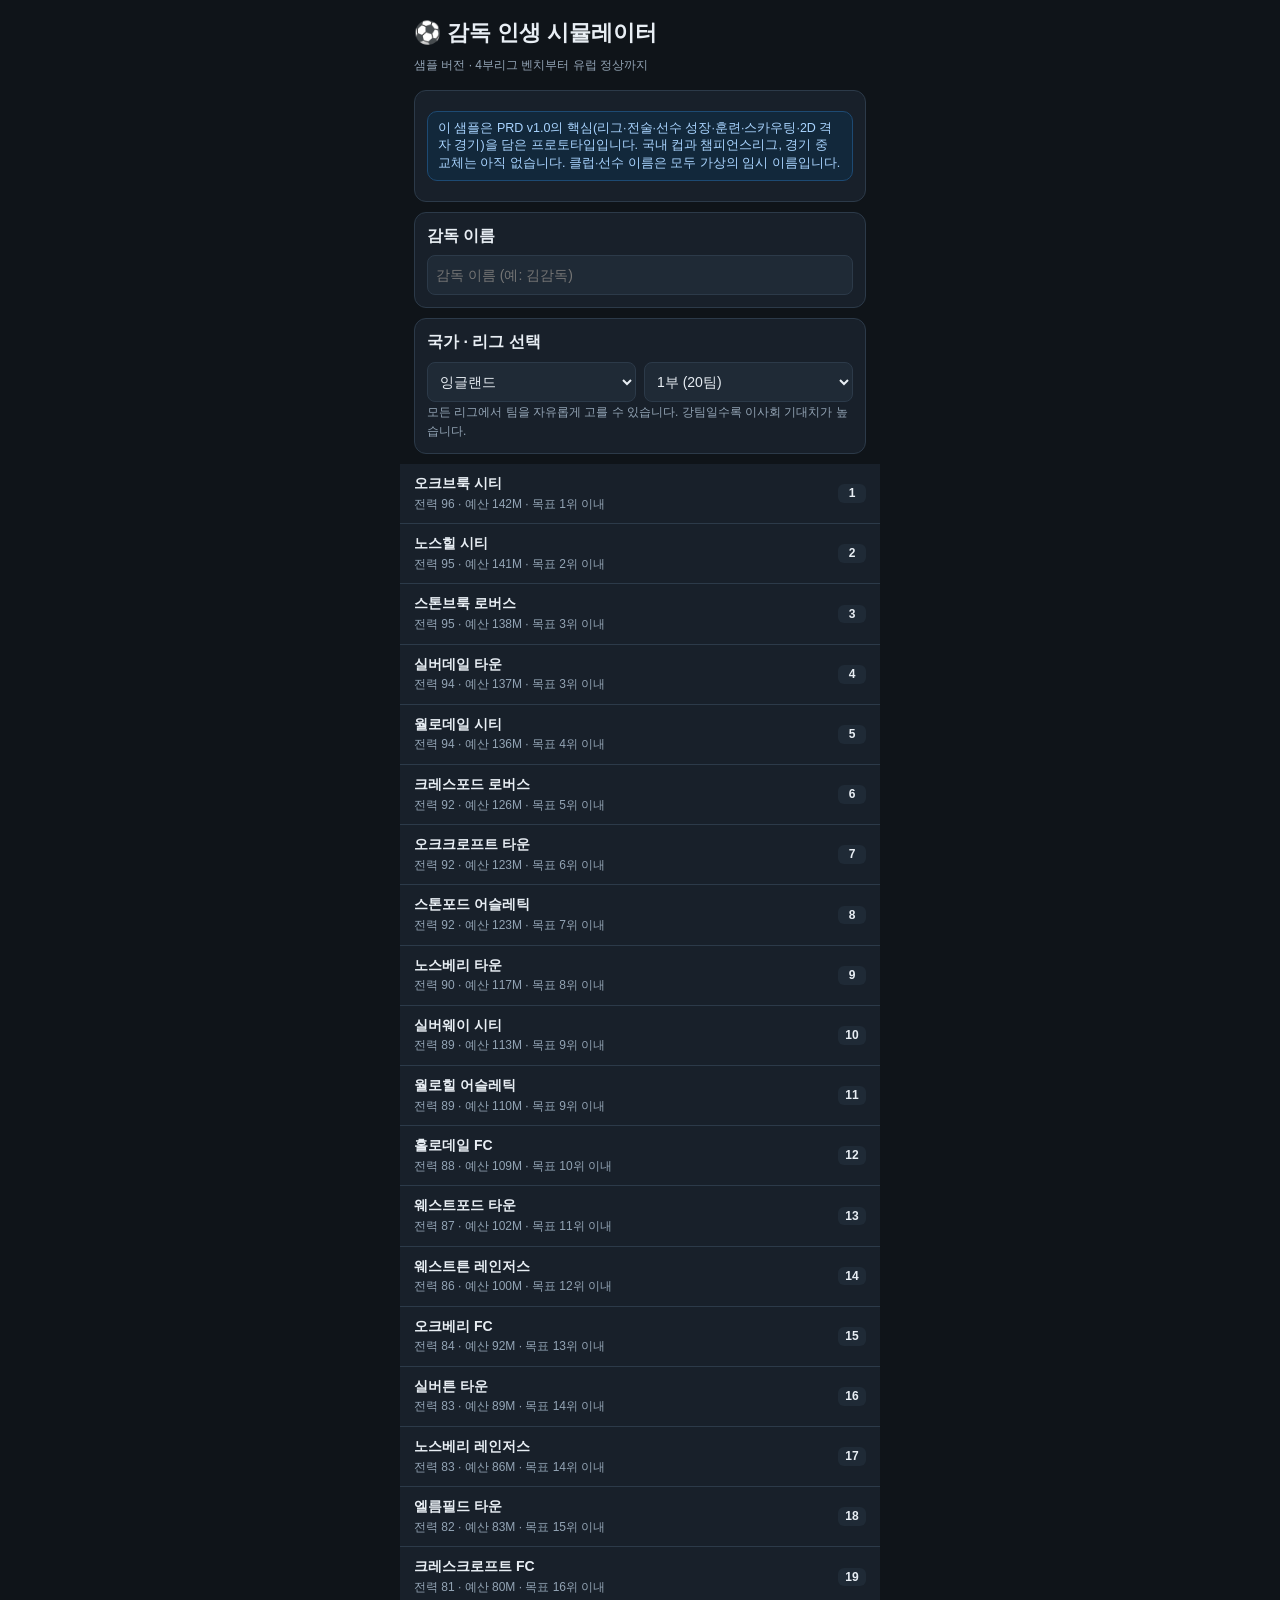
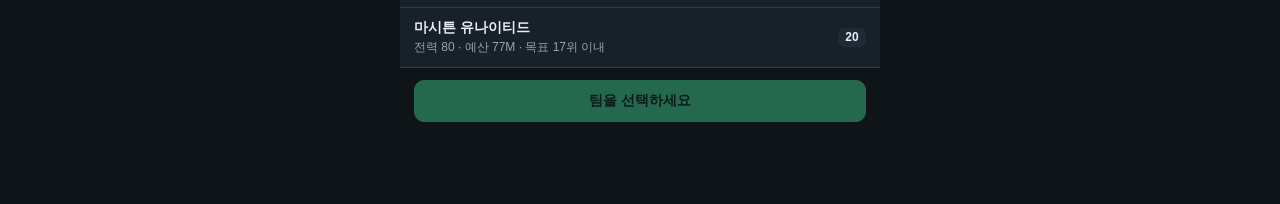
<file: index.html>
<!doctype html>
<html lang="ko">
<head>
<meta charset="utf-8">
<meta name="viewport" content="width=device-width, initial-scale=1, viewport-fit=cover">
<title>감독 인생 시뮬레이터 (샘플)</title>
<link rel="stylesheet" href="style.css">
</head>
<body>
<div id="app"></div>
<div id="toast"></div>
<script src="engine.js"></script>
<script src="ui.js"></script>
</body>
</html>
</file>
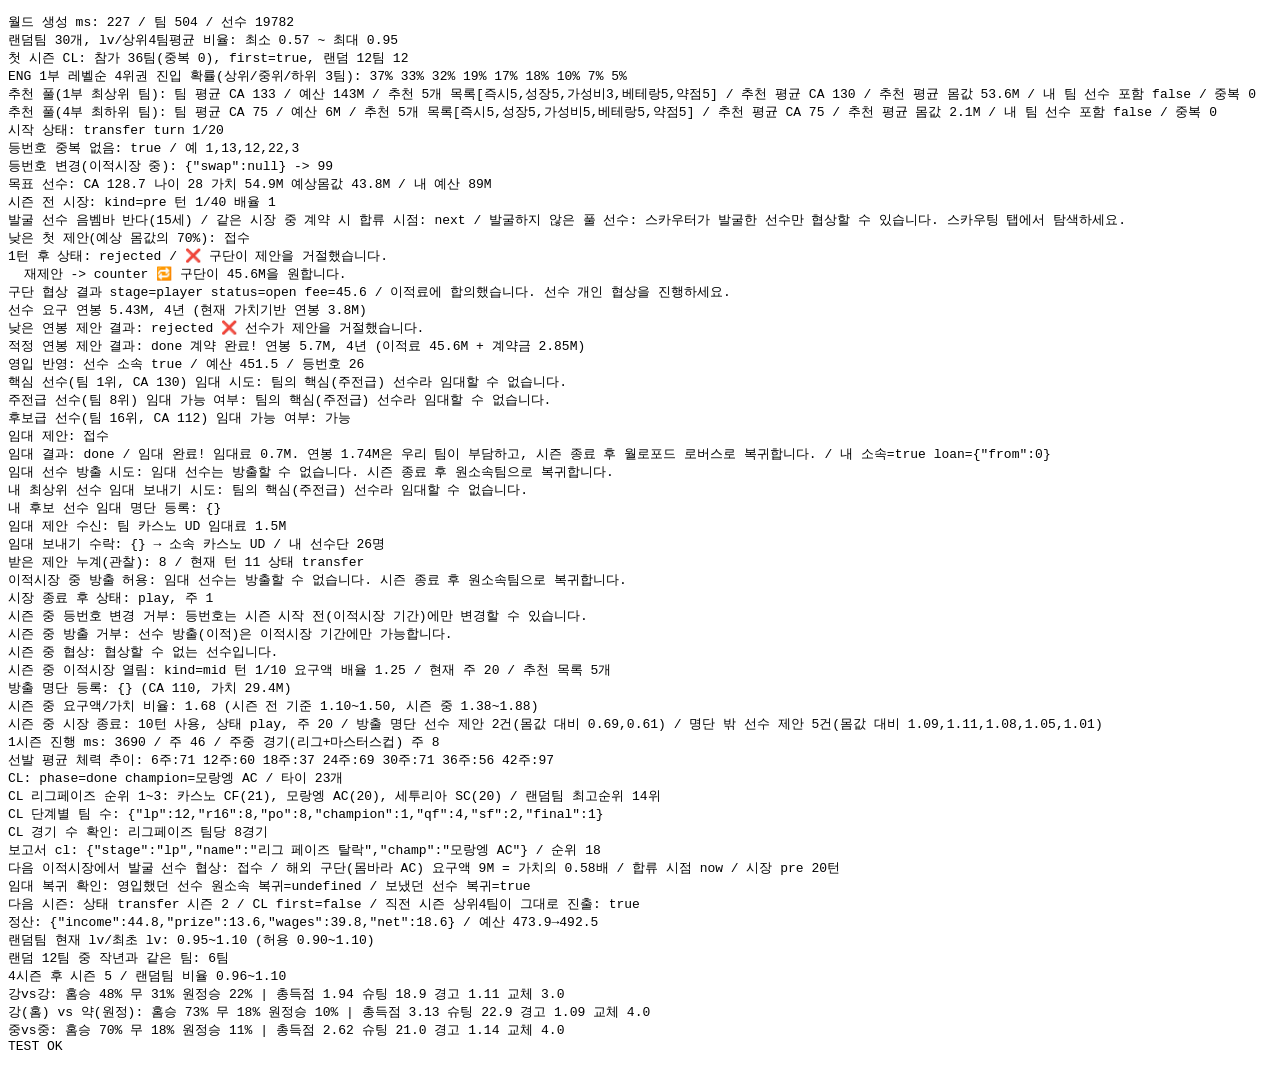
<file: test.html>
<!doctype html>
<html><head><meta charset="utf-8"><title>engine test</title></head>
<body><pre id="out">running...</pre>
<script>window.addEventListener('error',e=>{document.getElementById('out').textContent='JSERR '+e.message+' @line '+e.lineno;});</script>
<script src="engine.js"></script>
<script>
(function(){
  const out=[]; const P=s=>out.push(s);
  try{
    let t0=performance.now();
    G.newWorld(12345);
    const W=G.world();
    P('월드 생성 ms: '+Math.round(performance.now()-t0)+' / 팀 '+W.teams.length+' / 선수 '+Object.keys(W.P).length);
    const rnd30=W.teams.filter(t=>t.cid==='RND');
    const top4=[]; G.COUNTRIES.forEach(c=>W.lg[c.id][0].teams.slice().sort((a,b)=>W.teams[b].lv-W.teams[a].lv).slice(0,4).forEach(i=>top4.push(W.teams[i].lv)));
    const avg4=top4.reduce((a,b)=>a+b,0)/top4.length;
    P('랜덤팀 '+rnd30.length+'개, lv/상위4팀평균 비율: 최소 '+(Math.min(...rnd30.map(t=>t.lv))/avg4).toFixed(2)+' ~ 최대 '+(Math.max(...rnd30.map(t=>t.lv))/avg4).toFixed(2));
    P('첫 시즌 CL: 참가 '+W.cl.teams.length+'팀(중복 '+(W.cl.teams.length-new Set(W.cl.teams).size)+'), first='+W.cl.first+', 랜덤 12팀 '+W.cl.rnds.length);
    // 첫 시즌 추첨이 팀 수준에 비례하는지: 1부 팀 레벨 순위별 선택 빈도
    const cnt={}; for(let i=0;i<4000;i++){ const ids=W.lg.ENG[0].teams; G.newWorld; }
    const ids=W.lg.ENG[0].teams.slice().sort((a,b)=>W.teams[b].lv-W.teams[a].lv);
    const pick4=()=>{ const pool=ids.slice(), o=[]; while(o.length<4){ const w=pool.map(id=>Math.pow(W.teams[id].lv,6)+0.0005); let x=Math.random()*w.reduce((a,b)=>a+b,0),k=0; for(;k<pool.length-1;k++){x-=w[k]; if(x<=0)break;} o.push(pool[k]); pool.splice(k,1);} return o; };
    const freq={}; for(let i=0;i<3000;i++) pick4().forEach(id=>freq[id]=(freq[id]||0)+1);
    P('ENG 1부 레벨순 4위권 진입 확률(상위/중위/하위 3팀): '+[0,1,2,9,10,11,17,18,19].map(i=>((freq[ids[i]]||0)/30).toFixed(0)+'%').join(' '));
    // 시작
    const recStat=(teamId,label)=>{ G.startGame('추천테스트', teamId); const tm=G.userTeam(); const avg=tm.pl.map(i=>W.P[i].ca).sort((a,b)=>b-a).slice(0,14).reduce((a,b)=>a+b,0)/14; const recs=W.tw.recs; const all=recs.flatMap(r=>r.items); const n=Math.max(1,all.length);
      P(label+': 팀 평균 CA '+avg.toFixed(0)+' / 예산 '+tm.bud+'M / 추천 '+recs.length+'개 목록['+recs.map(r=>r.name.split(' ')[0]+r.items.length).join(',')+'] / 추천 평균 CA '+(all.reduce((a,x)=>a+W.P[x.id].ca,0)/n).toFixed(0)+' / 추천 평균 몸값 '+(all.reduce((a,x)=>a+G.valueOf(W.P[x.id]),0)/n).toFixed(1)+'M / 내 팀 선수 포함 '+all.some(x=>W.P[x.id].t===tm.id)+' / 중복 '+(all.length-new Set(all.map(x=>x.id)).size)); };
    const strongId=W.lg.ENG[0].teams.slice().sort((a,b)=>W.teams[b].lv-W.teams[a].lv)[0]; const weakId=W.lg.ENG[3].teams.slice().sort((a,b)=>W.teams[a].lv-W.teams[b].lv)[0];
    recStat(strongId,'추천 풀(1부 최상위 팀)'); recStat(weakId,'추천 풀(4부 최하위 팀)');
    const myId=W.cl.byC.ENG[0];   // 마스터스컵 진출 팀으로 시작
    G.startGame('테스트', myId);
    P('시작 상태: '+W.state+' turn '+W.tw.turn+'/'+W.tw.max); W.tw.max=40; /* 테스트에서는 협상 반복을 위해 시장을 길게 둠 */
    const ut=G.userTeam();
    P('등번호 중복 없음: '+(new Set(ut.pl.map(i=>W.P[i].sn)).size===ut.pl.length)+' / 예 '+ut.pl.slice(0,5).map(i=>W.P[i].sn).join(','));
    let r=G.setNumber(ut.pl[0], 99); P('등번호 변경(이적시장 중): '+JSON.stringify(r)+' -> '+W.P[ut.pl[0]].sn);
    // 이적 협상
    const sellerId=W.lg.ENG[0].teams.find(i=>i!==myId&&!W.cl.teams.includes(i)); const seller=W.teams[sellerId];
    const tgt=seller.pl.map(i=>W.P[i]).sort((a,b)=>b.ca-a.ca)[4];
    P('목표 선수: CA '+tgt.ca+' 나이 '+tgt.a+' 가치 '+G.valueOf(tgt)+'M 예상몸값 '+G.twEst(tgt.id).toFixed(1)+'M / 내 예산 '+ut.bud+'M');
    ut.bud=500;
    P('시즌 전 시장: kind='+W.tw.kind+' 턴 '+W.tw.turn+'/'+W.tw.max+' 배율 '+W.tw.mult);
    let fnd=null; for(let k=0;k<6 && !fnd;k++){ const r=G.doSearch('AF'); if(r.ids) fnd=r.ids.map(i=>W.P[i]).find(p=>p.a<=19); if(!fnd) G.twNext(); }
    P('발굴 선수 '+(fnd?fnd.n+'('+fnd.a+'세)':'없음')+' / 같은 시장 중 계약 시 합류 시점: '+(fnd?G.joinTiming(fnd):'-')+' / 발굴하지 않은 풀 선수: '+(G.twStart(W.pool.EU[0],0).err||'허용(오류!)'));
    let s1=G.twStart(tgt.id, G.twEst(tgt.id)*0.7); P('낮은 첫 제안(예상 몸값의 70%): '+(s1.err||'접수'));
    G.twNext(); const n=W.tw.neg[0]; P('1턴 후 상태: '+n.status+' / '+n.msg);
    let guard=0; while(n.stage==='club' && guard++<6){
      if(n.status==='counter'){ G.twAcceptCounter(n.id); break; }
      if(n.status==='rejected'){ G.twOfferClub(n.id, n.offer*1.18); G.twNext(); P('  재제안 -> '+n.status+' '+n.msg); }
      else break; }
    P('구단 협상 결과 stage='+n.stage+' status='+n.status+' fee='+n.fee+' / '+n.msg);
    if(n.stage==='player'){ P('선수 요구 연봉 '+n.dem.ask+'M, '+n.dem.y+'년 (현재 가치기반 연봉 '+G.wageOf(tgt)+'M)');
      G.twOfferPlayer(n.id, n.dem.ask*0.5, 3); G.twNext(); P('낮은 연봉 제안 결과: '+n.status+' '+n.msg);
      G.twOfferPlayer(n.id, n.dem.ask*1.05, n.dem.y); G.twNext(); P('적정 연봉 제안 결과: '+n.status+' '+n.msg);
      P('영입 반영: 선수 소속 '+(W.P[tgt.id]?.t===ut.id)+' / 예산 '+ut.bud+' / 등번호 '+W.P[tgt.id].sn); }
    // ---- 임대 ----
    const rkS=seller.pl.map(i=>W.P[i]).sort((a,b)=>b.ca-a.ca);
    P('핵심 선수(팀 1위, CA '+Math.round(rkS[0].ca)+') 임대 시도: '+(G.twStart(rkS[0].id,5,'loan').err||'허용(오류!)'));
    P('주전급 선수(팀 8위) 임대 가능 여부: '+(G.loanBlock(rkS[7].id)||'가능(오류!)'));
    const lowP=rkS[15]; P('후보급 선수(팀 16위, CA '+Math.round(lowP.ca)+') 임대 가능 여부: '+(G.loanBlock(lowP.id)||'가능'));
    const lr=G.twStart(lowP.id, G.twEst(lowP.id)*0.1, 'loan'); P('임대 제안: '+(lr.err||'접수'));
    const ln=W.tw.neg.find(x=>x.pid===lowP.id);
    for(let k=0;k<7 && ln && ln.status!=='done' && ln.status!=='failed' && ln.status!=='lost';k++){ G.twNext(); if(ln.status==='counter') G.twAcceptCounter(ln.id); else if(ln.status==='rejected') G.twOfferClub(ln.id, ln.offer*1.3); }
    P('임대 결과: '+ln.status+' / '+ln.msg+' / 내 소속='+(W.P[lowP.id].t===ut.id)+' loan='+JSON.stringify(W.P[lowP.id].loan));
    P('임대 선수 방출 시도: '+G.release(lowP.id).err);
    const loanedId=lowP.id;
    const mineLow=ut.pl.map(i=>W.P[i]).filter(p=>!p.loan&&p.a<=28).sort((a,b)=>a.ca-b.ca)[0];
    P('내 최상위 선수 임대 보내기 시도: '+(G.twLoanOut(ut.pl.map(i=>W.P[i]).sort((a,b)=>b.ca-a.ca)[0].id).err||'허용(오류!)'));
    P('내 후보 선수 임대 명단 등록: '+JSON.stringify(G.twLoanOut(mineLow.id)));
    let gotLoan=null; for(let k=0;k<5 && W.state==='transfer';k++){ G.twNext(); gotLoan=W.tw.inbox.find(o=>o.kind==='loan'); if(gotLoan) break; }
    P('임대 제안 수신: '+(gotLoan?('팀 '+W.teams[gotLoan.from].name+' 임대료 '+gotLoan.fee+'M'):'없음'));
    let outId=null; if(gotLoan){ const rr=G.twInboxAccept(gotLoan.id); outId=mineLow.id; P('임대 보내기 수락: '+JSON.stringify(rr)+' → 소속 '+W.teams[W.P[outId].t].name+' / 내 선수단 '+ut.pl.length+'명'); }
    // 매각 제안
    let inboxSeen=0; for(let i=0;i<4 && W.state==='transfer';i++){ inboxSeen+=W.tw.inbox.length; G.twNext(); }
    P('받은 제안 누계(관찰): '+inboxSeen+' / 현재 턴 '+W.tw.turn+' 상태 '+W.state);
    // 방출/등번호 제한 확인
    P('이적시장 중 방출 허용: '+(G.release(ut.pl[ut.pl.length-1]).err||'허용'));
    while(W.state==='transfer') G.twNext();
    P('시장 종료 후 상태: '+W.state+', 주 '+W.week);
    P('시즌 중 등번호 변경 거부: '+G.setNumber(ut.pl[0],5).err);
    P('시즌 중 방출 거부: '+G.release(ut.pl[0]).err);
    { const sr=G.twStart(tgt.id,10); P('시즌 중 협상: '+(sr.err||('접수(합류 시점 '+sr.neg.join+')'))); if(sr.neg) G.twCancel(sr.neg.id); }

    function playWeek(){
      const fxs=G.userFixtures();
      const res=fxs.map(f=>{ const r=G.simulateMatch(W.teams[f.h],W.teams[f.a],{kind:f.kind}); return r; });
      G.advanceWeek(res); return fxs.length;
    }
    let midDone=false;
    function midTest(){
      if(!midDone){
        midDone=true; const tw=W.tw;
        P('시즌 중 이적시장 열림: kind='+tw.kind+' 턴 '+tw.turn+'/'+tw.max+' 요구액 배율 '+tw.mult+' / 현재 주 '+W.week+' / 추천 목록 '+tw.recs.length+'개');
        const sale=ut.pl.map(i=>W.P[i]).filter(p=>!p.loan).sort((a,b)=>b.ca-a.ca)[12]; P('방출 명단 등록: '+JSON.stringify(G.twSaleList(sale.id))+' (CA '+Math.round(sale.ca)+', 가치 '+G.valueOf(sale).toFixed(1)+'M)');
        const rkM=W.teams[W.lg.ENG[0].teams.find(i=>i!==ut.id)].pl.map(i=>W.P[i]).sort((a,b)=>b.ca-a.ca)[6]; const sm=G.twStart(rkM.id,1); const nm=W.tw.neg.find(n=>n.pid===rkM.id);
        P('시즌 중 요구액/가치 비율: '+(sm.err||(nm.ask/G.valueOf(rkM)).toFixed(2))+' (시즌 전 기준 1.10~1.50, 시즌 중 1.38~1.88)');
        const seenO={}; let turns=0;
        while(W.state==='transfer'){ W.tw.inbox.forEach(o=>{ seenO[o.id]=o; }); G.twNext(); turns++; }
        const arr=Object.values(seenO), ls=arr.filter(o=>o.listed&&o.pid===sale.id), un=arr.filter(o=>!o.listed&&!o.kind);
        P('시즌 중 시장 종료: '+turns+'턴 사용, 상태 '+W.state+', 주 '+W.week+' / 방출 명단 선수 제안 '+ls.length+'건(몸값 대비 '+(ls.length?ls.map(o=>(o.fee/G.valueOf(W.P[o.pid])).toFixed(2)).join(','):'-')+') / 명단 밖 선수 제안 '+un.length+'건(몸값 대비 '+(un.length?un.map(o=>(o.fee/G.valueOf(W.P[o.pid])).toFixed(2)).join(','):'-')+')');
      } else { while(W.state==='transfer') G.twNext(); }
    }
    // 시즌 진행 + 체력 관찰
    t0=performance.now(); let weeks=0, two=0, minCd=100; const cdLog=[];
    while(W.state==='play'||W.state==='transfer'){ if(W.state==='transfer'){ midTest(); continue; } const k=playWeek(); if(k>=2) two++; weeks++;
      const lu=G.currentLineup(ut,true); const avg=lu.reduce((a,i)=>a+W.P[i].cd,0)/11; if(weeks%6===0) cdLog.push(weeks+'주:'+Math.round(avg)); if(weeks>60) throw new Error('inf'); }
    P('1시즌 진행 ms: '+Math.round(performance.now()-t0)+' / 주 '+weeks+' / 주중 경기(리그+마스터스컵) 주 '+two);
    P('선발 평균 체력 추이: '+cdLog.join(' '));
    const cl=W.cl; P('CL: phase='+cl.phase+' champion='+(cl.champion!=null?W.teams[cl.champion].name:'없음')+' / 타이 '+cl.ties.length+'개');
    const rk=cl.rank; P('CL 리그페이즈 순위 1~3: '+rk.slice(0,3).map(i=>W.teams[i].name+'('+cl.table[i].pts+')').join(', ')+' / 랜덤팀 최고순위 '+(Math.min(...cl.rnds.map(i=>rk.indexOf(i)))+1)+'위');
    const stages={}; cl.teams.forEach(i=>stages[cl.stage[i]]=(stages[cl.stage[i]]||0)+1); P('CL 단계별 팀 수: '+JSON.stringify(stages));
    P('CL 경기 수 확인: 리그페이즈 팀당 '+cl.table[cl.teams[0]].p+'경기');
    P('보고서 cl: '+JSON.stringify(W.report.cl)+' / 순위 '+W.report.rank);
    const prevTop=JSON.stringify(G.COUNTRIES.map(c=>G.sortedTable?0:0));
    const before=G.COUNTRIES.map(c=>G.sortedTableByLeague(c.id,0).slice(0,4));
    // 다음 시즌
    const wBudget=ut.bud;
    G.nextSeason();
    if(fnd && W.P[fnd.id]){ const fr=G.twStart(fnd.id,G.valueOf(W.P[fnd.id])*0.5); const nn=fr.neg; P('다음 이적시장에서 발굴 선수 협상: '+(fr.err||'접수')+(nn?(' / 해외 구단('+G.ocName(W.P[fnd.id])+') 요구액 '+nn.ask+'M = 가치의 '+(nn.ask/G.valueOf(W.P[fnd.id])).toFixed(2)+'배 / 합류 시점 '+nn.join):'')+' / 시장 '+W.tw.kind+' '+W.tw.max+'턴'); }
    P('임대 복귀 확인: 영입했던 선수 원소속 복귀='+(W.P[loanedId]&&W.P[loanedId].t===sellerId&&!W.P[loanedId].loan)+(outId?(' / 보냈던 선수 복귀='+(W.P[outId]&&W.P[outId].t===ut.id&&!W.P[outId].loan)):''));
    P('다음 시즌: 상태 '+W.state+' 시즌 '+W.season+' / CL first='+W.cl.first+' / 직전 시즌 상위4팀이 그대로 진출: '+G.COUNTRIES.every((c,i)=>JSON.stringify(W.cl.byC[c.id])===JSON.stringify(before[i])));
    P('정산: '+JSON.stringify(W.u.fin)+' / 예산 '+wBudget+'→'+ut.bud);
    const rndRatio=W.teams.filter(t=>t.cid==='RND').map(t=>t.lv/t.base); P('랜덤팀 현재 lv/최초 lv: '+Math.min(...rndRatio).toFixed(2)+'~'+Math.max(...rndRatio).toFixed(2)+' (허용 0.90~1.10)');
    const repeat=W.cl.rnds.filter(i=>cl.rnds.includes(i)).length; P('랜덤 12팀 중 작년과 같은 팀: '+repeat+'팀');
    while(W.state==='transfer') G.twNext();
    for(let s=0;s<3;s++){ while(W.state==='play'||W.state==='transfer'){ if(W.state==='transfer') G.twNext(); else playWeek(); } G.nextSeason(); while(W.state==='transfer') G.twNext(); }
    P('4시즌 후 시즌 '+W.season+' / 랜덤팀 비율 '+Math.min(...W.teams.filter(t=>t.cid==='RND').map(t=>t.lv/t.base)).toFixed(2)+'~'+Math.max(...W.teams.filter(t=>t.cid==='RND').map(t=>t.lv/t.base)).toFixed(2));
    // 경기 통계
    function batch(hid,aid,n){ let hw=0,d=0,aw=0,goals=0,shots=0,y=0,sub=0; for(let i=0;i<n;i++){ const r=G.simulateMatch(W.teams[hid],W.teams[aid],{}); const [a,b]=r.score; goals+=a+b; if(a>b)hw++; else if(a<b)aw++; else d++; shots+=r.st.shots[0]+r.st.shots[1]; y+=r.st.yc[0]+r.st.yc[1]; sub+=r.subs.length; } return `홈승 ${(hw/n*100).toFixed(0)}% 무 ${(d/n*100).toFixed(0)}% 원정승 ${(aw/n*100).toFixed(0)}% | 총득점 ${(goals/n).toFixed(2)} 슈팅 ${(shots/n).toFixed(1)} 경고 ${(y/n).toFixed(2)} 교체 ${(sub/n).toFixed(1)}`; }
    const t1=W.lg.ENG[0].teams.slice().sort((a,b)=>W.teams[b].lv-W.teams[a].lv);
    P('강vs강: '+batch(t1[0],t1[1],1000)); P('강(홈) vs 약(원정): '+batch(t1[0],t1[19],1000)); P('중vs중: '+batch(t1[9],t1[10],1000));
    P('TEST OK');
  }catch(e){ P('ERROR: '+e.message+'\n'+e.stack); }
  document.getElementById('out').textContent=out.join('\n');
})();
</script></body></html>
</file>
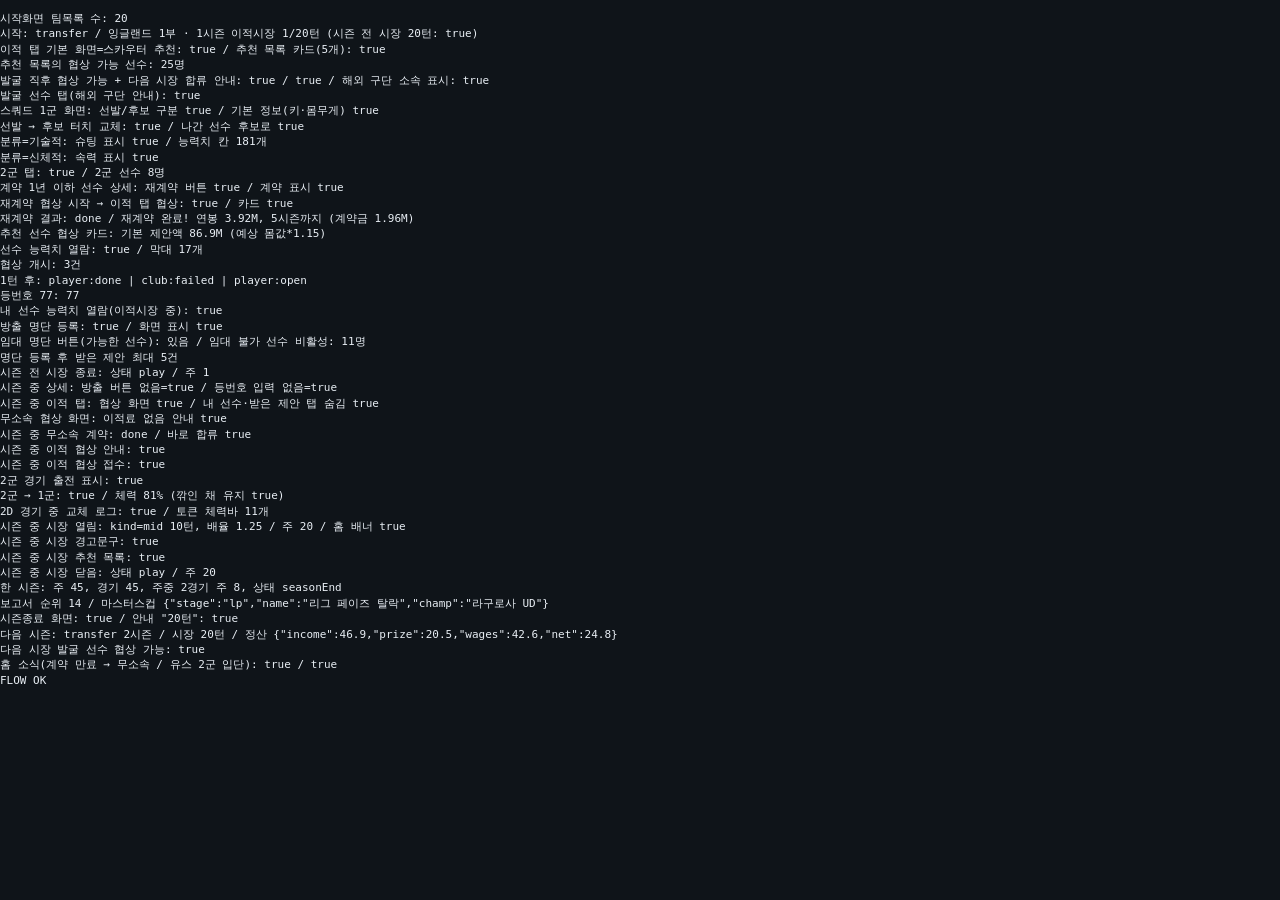
<file: test_flow.html>
<!doctype html>
<html lang="ko"><head><meta charset="utf-8"><title>flow test</title><link rel="stylesheet" href="style.css"></head>
<body>
<div id="app"></div><div id="toast"></div><pre id="out" style="white-space:pre-wrap;font-size:11px">running...</pre>
<script>window.addEventListener('error',e=>{document.getElementById('out').textContent='JSERR '+e.message+' @'+e.filename.split('/').pop()+':'+e.lineno;});</script>
<script src="engine.js"></script>
<script src="ui.js"></script>
<script>
window.addEventListener('load', async () => {
  const out = []; const P = s => out.push(s);
  const click = sel => { const el = document.querySelector(sel); if (!el) throw new Error('없음: ' + sel); el.click(); };
  const has = sel => !!document.querySelector(sel);
  window.confirm = () => true;
  const fire = (el, v) => { el.value = v; el.dispatchEvent(new Event('change', { bubbles: true })); };
  const sleep = ms => new Promise(r => setTimeout(r, ms));
  const S_open = id => { const b = document.querySelector(`[data-act="player"][data-id="${id}"]`); if (!b) throw new Error('선수 버튼 없음 ' + id); b.click(); };
  const W = () => G.world();
  const txt = () => document.body.innerText;
  try {
    await sleep(50);
    P('시작화면 팀목록 수: ' + document.querySelectorAll('[data-act="pickteam"]').length);
    fire(document.querySelector('[data-chg="startC"]'), 'ENG');
    const clTeam = W().cl.byC.ENG[0];
    document.querySelector('[data-act="pickteam"][data-id="' + clTeam + '"]').click();
    document.getElementById('nm').value = '테스트감독';
    click('[data-act="startgame"]');
    P('시작: ' + W().state + ' / ' + document.querySelector('.topbar small').textContent + ' (시즌 전 시장 20턴: ' + (W().tw.max === 20) + ')');
    const team = G.userTeam();
    // ---- 시즌 전 이적시장 ----
    click('[data-act="tab"][data-k="transfer"]');
    P('이적 탭 기본 화면=스카우터 추천: ' + txt().includes('추천 5개 목록') + ' / 추천 목록 카드(5개): ' + ['즉시 전력감', '성장 유망주', '가성비 영입', '베테랑 보강', '약점 포지션 보강'].every(n => txt().includes(n)));
    const recBtns = document.querySelectorAll('[data-act="neg"]:not([disabled])'); P('추천 목록의 협상 가능 선수: ' + recBtns.length + '명');
    // 발굴 선수 규칙 (스카우팅)
    click('[data-act="tab"][data-k="scout"]'); click('[data-act="search"][data-c="AF"]');
    const cards = document.querySelectorAll('#app .card [data-act="judge"]'); const pid = +cards[0].dataset.id; cards[0].click();
    P('발굴 직후 협상 가능 + 다음 시장 합류 안내: ' + !document.querySelector(`[data-act="neg"][data-id="${pid}"]`).disabled + ' / ' + txt().includes('다음 이적시장이 열릴 때 합류') + ' / 해외 구단 소속 표시: ' + txt().includes(G.ocName(W().P[pid])));
    click('[data-act="tab"][data-k="transfer"]'); click('[data-act="trsub"][data-k="found"]'); P('발굴 선수 탭(해외 구단 안내): ' + txt().includes('해외 소규모 구단'));
    // ---- 스쿼드: 1군/2군, 선발·후보 교체, 분류별 능력치 ----
    click('[data-act="tab"][data-k="squad"]');
    P('스쿼드 1군 화면: 선발/후보 구분 ' + (txt().includes('선발 11명') && txt().includes('후보 ')) + ' / 기본 정보(키·몸무게) ' + /키 \d+cm · \d+kg/.test(txt()));
    { const lu0 = G.currentLineup(team, true).slice(); click('[data-act="lusel"][data-k="s"][data-i="5"]'); const bb = document.querySelector('[data-act="lusel"][data-k="b"]:not(.dis)'); const bid = +bb.dataset.id; bb.click();
      const lu1 = G.currentLineup(team, true); P('선발 → 후보 터치 교체: ' + (lu1[5] === bid && lu0[5] !== bid) + ' / 나간 선수 후보로 ' + !lu1.includes(lu0[5])); }
    click('[data-act="sqv"][data-k="tech"]'); P('분류=기술적: 슈팅 표시 ' + txt().includes('슈팅') + ' / 능력치 칸 ' + document.querySelectorAll('#app .av').length + '개');
    click('[data-act="sqv"][data-k="phys"]'); P('분류=신체적: 속력 표시 ' + txt().includes('속력'));
    click('[data-act="sqv"][data-k="base"]');
    click('[data-act="sqt"][data-k="res"]'); P('2군 탭: ' + txt().includes('2군 일정') + ' / 2군 선수 ' + (team.res || []).length + '명');
    click('[data-act="sqt"][data-k="first"]');
    { const expP = team.pl.map(id => W().P[id]).find(p => G.yearsLeft(p) <= 1 && !p.loan);
      if (expP) { S_open(expP.id); P('계약 1년 이하 선수 상세: 재계약 버튼 ' + has('[data-act="renew"]') + ' / 계약 표시 ' + txt().includes('시즌까지'));
        click('[data-act="renew"]'); const rn = W().tw.neg.find(n => n.pid === expP.id && n.kind === 'renew'); P('재계약 협상 시작 → 이적 탭 협상: ' + !!rn + ' / 카드 ' + txt().includes('재계약'));
        if (rn) { rn.refuse = false; document.getElementById('wage_' + rn.id).value = String(rn.dem.ask * 1.1); click(`[data-act="tplayer"][data-id="${rn.id}"]`); click('[data-act="tnext"]'); P('재계약 결과: ' + rn.status + ' / ' + rn.msg); } } }
    // 추천 목록에서 협상 시작
    team.bud = 300;
    click('[data-act="trsub"][data-k="rec"]');
    const rb = document.querySelector('[data-act="neg"]:not([disabled])'); const rp = +rb.dataset.id; rb.click();
    const feeInp = document.getElementById('fee_start'); P('추천 선수 협상 카드: 기본 제안액 ' + feeInp.value + 'M (예상 몸값*1.15)');
    feeInp.value = String(Math.round(G.valueOf(W().P[rp]) * 2 * 10) / 10);
    click(`[data-act="tstart"][data-id="${rp}"]`);
    // 선수 찾기 → 능력치 보기 → 협상
    click('[data-act="trsub"][data-k="find"]');
    click('[data-act="oview"]');
    P('선수 능력치 열람: ' + (txt().includes('기술적 능력') && txt().includes('정보 신뢰도')) + ' / 막대 ' + document.querySelectorAll('#app .attr').length + '개');
    click('[data-act="oback"]');
    const negBtn = document.querySelector('[data-act="neg"]:not([disabled])'); const tp = +negBtn.dataset.id; negBtn.click();
    document.getElementById('fee_start').value = String(Math.round(G.valueOf(W().P[tp]) * 2 * 10) / 10);
    click(`[data-act="tstart"][data-id="${tp}"]`);
    P('협상 개시: ' + W().tw.neg.length + '건');
    click('[data-act="tnext"]');
    P('1턴 후: ' + W().tw.neg.map(n => n.stage + ':' + n.status).join(' | '));
    const pn = W().tw.neg.find(n => n.pid === rp);
    if (pn.stage === 'player') {
      click('[data-act="trsub"][data-k="neg"]');
      document.getElementById('wage_' + pn.id).value = String(pn.dem.ask * 1.2);
      click(`[data-act="tplayer"][data-id="${pn.id}"]`); click('[data-act="tnext"]');
      P('연봉 제안 후: ' + pn.status + ' / ' + pn.msg + ' / 영입됨=' + (W().P[rp].t === team.id));
    }
    // 내 선수 탭: 능력치, 방출/임대 명단, 등번호
    click('[data-act="trsub"][data-k="mine"]');
    const numInp = document.querySelector('[data-chg="setnum"]'); fire(numInp, '77'); P('등번호 77: ' + W().P[+numInp.dataset.id].sn);
    click('[data-act="oview"]'); P('내 선수 능력치 열람(이적시장 중): ' + (txt().includes('기술적 능력') && txt().includes('성향 (스태프 관찰)'))); click('[data-act="back"]');
    click('[data-act="trsub"][data-k="mine"]');
    const saleBtn = document.querySelector('[data-act="sale"]'); const salePid = +saleBtn.dataset.id; saleBtn.click();
    P('방출 명단 등록: ' + (W().tw.saleList.includes(salePid)) + ' / 화면 표시 ' + txt().includes('방출 명단 취소'));
    const loanBtn = [...document.querySelectorAll('[data-act="loanout"]')].find(b => !b.disabled);
    P('임대 명단 버튼(가능한 선수): ' + (loanBtn ? '있음' : '없음') + ' / 임대 불가 선수 비활성: ' + document.querySelectorAll('[data-act="loanout"][disabled]').length + '명');
    if (loanBtn) loanBtn.click();
    let offers = 0; for (let k = 0; k < 8 && W().state === 'transfer'; k++) { click('[data-act="tnext"]'); offers = Math.max(offers, W().tw.inbox.length); }
    P('명단 등록 후 받은 제안 최대 ' + offers + '건');
    while (W().state === 'transfer') click('[data-act="tnext"]');
    P('시즌 전 시장 종료: 상태 ' + W().state + ' / 주 ' + W().week);
    // 시즌 중 제한
    click('[data-act="tab"][data-k="squad"]'); document.querySelector('[data-act="player"]').click();
    P('시즌 중 상세: 방출 버튼 없음=' + !has('[data-act="release"]') + ' / 등번호 입력 없음=' + !has('[data-chg="setnum"]'));
    click('[data-act="back"]');
    // ---- 시즌 중 협상 / 무소속 / 2군 ----
    click('[data-act="tab"][data-k="transfer"]');
    P('시즌 중 이적 탭: 협상 화면 ' + txt().includes('시즌 중 협상') + ' / 내 선수·받은 제안 탭 숨김 ' + !has('[data-act="trsub"][data-k="mine"]'));
    click('[data-act="trsub"][data-k="fa"]');
    { const fb = document.querySelector('[data-act="neg"]:not([disabled])'); const fid = +fb.dataset.id; fb.click();
      P('무소속 협상 화면: 이적료 없음 안내 ' + txt().includes('이적료 없이')); click(`[data-act="tstart"][data-id="${fid}"]`);
      const fn = W().tw.neg.find(n => n.pid === fid); document.getElementById('wage_' + fn.id).value = String(fn.dem.ask * 1.2); click(`[data-act="tplayer"][data-id="${fn.id}"]`);
      click('[data-act="tab"][data-k="home"]'); click(has('[data-act="prematch"]') ? '[data-act="prematch"]' : '[data-act="skipweek"]');
      while (has('[data-act="instant"]')) { click('[data-act="instant"]'); click('[data-act="finishmatch"]'); }
      P('시즌 중 무소속 계약: ' + fn.status + ' / 바로 합류 ' + (W().P[fid] && W().P[fid].t === team.id)); }
    click('[data-act="tab"][data-k="transfer"]'); click('[data-act="trsub"][data-k="find"]');
    { const nb = document.querySelector('[data-act="neg"]:not([disabled])'); const xid = +nb.dataset.id; nb.click();
      P('시즌 중 이적 협상 안내: ' + txt().includes('다음 이적시장이 열릴 때 합류')); document.getElementById('fee_start').value = String(G.valueOf(W().P[xid]) * 3); click(`[data-act="tstart"][data-id="${xid}"]`);
      P('시즌 중 이적 협상 접수: ' + !!W().tw.neg.find(n => n.pid === xid && G.negActive(n))); }
    { let k = 0; while (!(W().u.rlast && W().u.rlast.w === W().week) && k++ < 4) { click('[data-act="tab"][data-k="home"]'); click(has('[data-act="prematch"]') ? '[data-act="prematch"]' : '[data-act="skipweek"]'); while (has('[data-act="instant"]')) { click('[data-act="instant"]'); click('[data-act="finishmatch"]'); } }
      click('[data-act="tab"][data-k="squad"]'); click('[data-act="sqt"][data-k="res"]');
      P('2군 경기 출전 표시: ' + txt().includes('2군 경기 출전: 3일 전'));
      const rid = W().u.rlast.ids[0], cd0 = W().P[rid].cd; click(`[data-act="tofirst"][data-id="${rid}"]`);
      P('2군 → 1군: ' + (!W().P[rid].r2) + ' / 체력 ' + Math.round(W().P[rid].cd) + '% (깎인 채 유지 ' + (W().P[rid].cd === cd0 && cd0 < 100) + ')'); click('[data-act="sqt"][data-k="first"]'); }
    // ---- 시즌 진행 ----
    click('[data-act="tab"][data-k="home"]');
    let weeks = 0, matches = 0, twoMatchWeeks = 0, interactive = false, midSeen = false;
    while ((W().state === 'play' || W().state === 'transfer') && weeks < 70) {
      if (W().state === 'transfer') {   // 시즌 중 이적시장
        if (!midSeen) {
          midSeen = true;
          P('시즌 중 시장 열림: kind=' + W().tw.kind + ' ' + W().tw.max + '턴, 배율 ' + W().tw.mult + ' / 주 ' + W().week + ' / 홈 배너 ' + txt().includes('시즌 중 이적시장'));
          click('[data-act="tab"][data-k="transfer"]'); P('시즌 중 시장 경고문구: ' + txt().includes('구단들이 선수를 내놓길 꺼려'));
          click('[data-act="trsub"][data-k="rec"]'); P('시즌 중 시장 추천 목록: ' + txt().includes('즉시 전력감'));
          click('[data-act="tend"]'); P('시즌 중 시장 닫음: 상태 ' + W().state + ' / 주 ' + W().week);
          click('[data-act="tab"][data-k="home"]');
        } else click('[data-act="tend"]');
        continue;
      }
      if (has('[data-act="prematch"]')) {
        const cnt = G.userFixtures().length; if (cnt > 1) twoMatchWeeks++;
        click('[data-act="prematch"]');
        let k = 0;
        while (has('[data-act="instant"]') && k++ < 4) {
          if (cnt > 1 && !interactive) {
            interactive = true;
            click('[data-act="kickoff"]'); await sleep(2500); click('[data-act="mplay"]'); click('[data-act="mpanel"]');
            click('[data-act="mtab"][data-k="sub"]'); click('[data-act="msel"][data-i="9"]'); click('[data-act="msub"]');
            P('2D 경기 중 교체 로그: ' + document.getElementById('mlog').innerText.includes('교체') + ' / 토큰 체력바 ' + document.querySelectorAll('.tst').length + '개');
            click('[data-act="mskip"]');
          } else click('[data-act="instant"]');
          click('[data-act="finishmatch"]'); matches++;
        }
      } else click('[data-act="skipweek"]');
      weeks++;
    }
    P(`한 시즌: 주 ${weeks}, 경기 ${matches}, 주중 2경기 주 ${twoMatchWeeks}, 상태 ${W().state}`);
    P('보고서 순위 ' + W().report.rank + ' / 마스터스컵 ' + JSON.stringify(W().report.cl));
    click('[data-act="tab"][data-k="home"]'); P('시즌종료 화면: ' + txt().includes('시즌 종료') + ' / 안내 "20턴": ' + txt().includes('이적시장(20턴)'));
    click('[data-act="nextseason"]');
    P('다음 시즌: ' + W().state + ' ' + W().season + '시즌 / 시장 ' + W().tw.max + '턴 / 정산 ' + JSON.stringify(W().u.fin));
    click('[data-act="tab"][data-k="transfer"]'); click('[data-act="trsub"][data-k="found"]');
    P('다음 시장 발굴 선수 협상 가능: ' + (document.querySelectorAll('[data-act="neg"]:not([disabled])').length > 0 || !W().u.seen.some(id => W().P[id] && W().P[id].t < 0)));
    click('[data-act="tab"][data-k="home"]'); P('홈 소식(계약 만료 → 무소속 / 유스 2군 입단): ' + W().u.log.some(l => l.t.includes('무소속으로 떠났습니다')) + ' / ' + W().u.log.some(l => l.t.includes('유스 입단(2군)')));
    FLOWOK = true;
    P('FLOW OK');
  } catch (e) { P('ERROR: ' + e.message + '\n' + (e.stack || '')); }
  document.getElementById('out').textContent = out.join('\n');
  document.getElementById('app').style.display = 'none';
});
var FLOWOK = false;
</script></body></html>
</file>
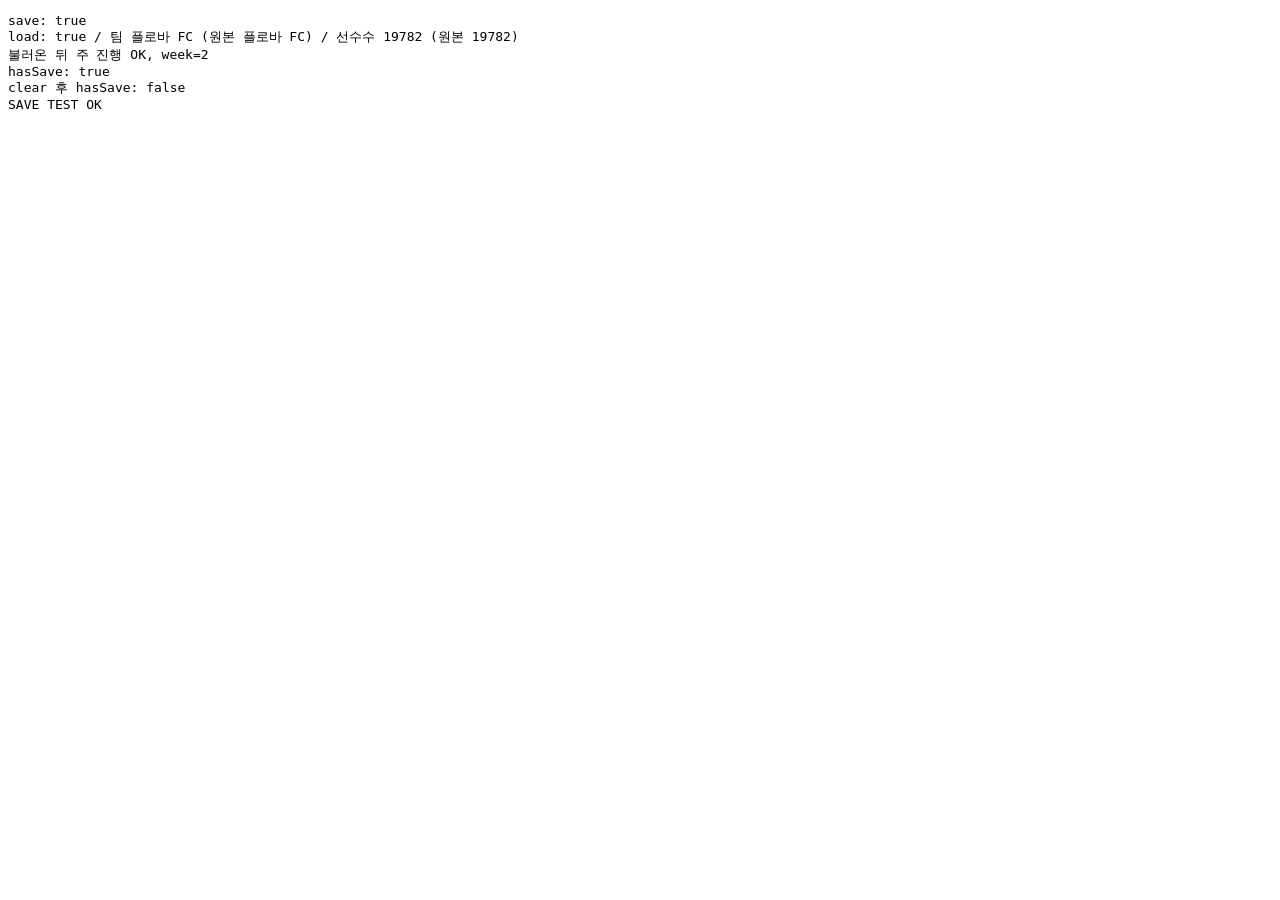
<file: test_save.html>
<!doctype html>
<html><head><meta charset="utf-8"><title>save test</title></head>
<body><pre id="out">running...</pre>
<script src="engine.js"></script>
<script>
const out=[]; const P=s=>{out.push(s); document.getElementById('out').textContent=out.join('\n');};
G.newWorld(777);
G.startGame('저장테스트', G.world().lg.ESP[2].teams[4]);
const name=G.userTeam().name, n=Object.keys(G.world().P).length;
G.save().then(ok=>{ P('save: '+ok); G.newWorld(1); return G.load(); })
.then(ok=>{ P('load: '+ok+' / 팀 '+G.userTeam().name+' (원본 '+name+') / 선수수 '+Object.keys(G.world().P).length+' (원본 '+n+')');
  // 불러온 월드에서 한 주 진행 가능한지
  const fx=G.userFixture(); const W=G.world(); const res=fx?G.simulateMatch(W.teams[fx.h],W.teams[fx.a],{trace:true}):null; G.advanceWeek(res);
  P('불러온 뒤 주 진행 OK, week='+W.week);
  return G.hasSave(); })
.then(h=>{P('hasSave: '+h); return G.clearSave();}).then(()=>G.hasSave()).then(h=>P('clear 후 hasSave: '+h+'\nSAVE TEST OK'))
.catch(e=>P('ERROR '+e.message));
</script></body></html>
</file>
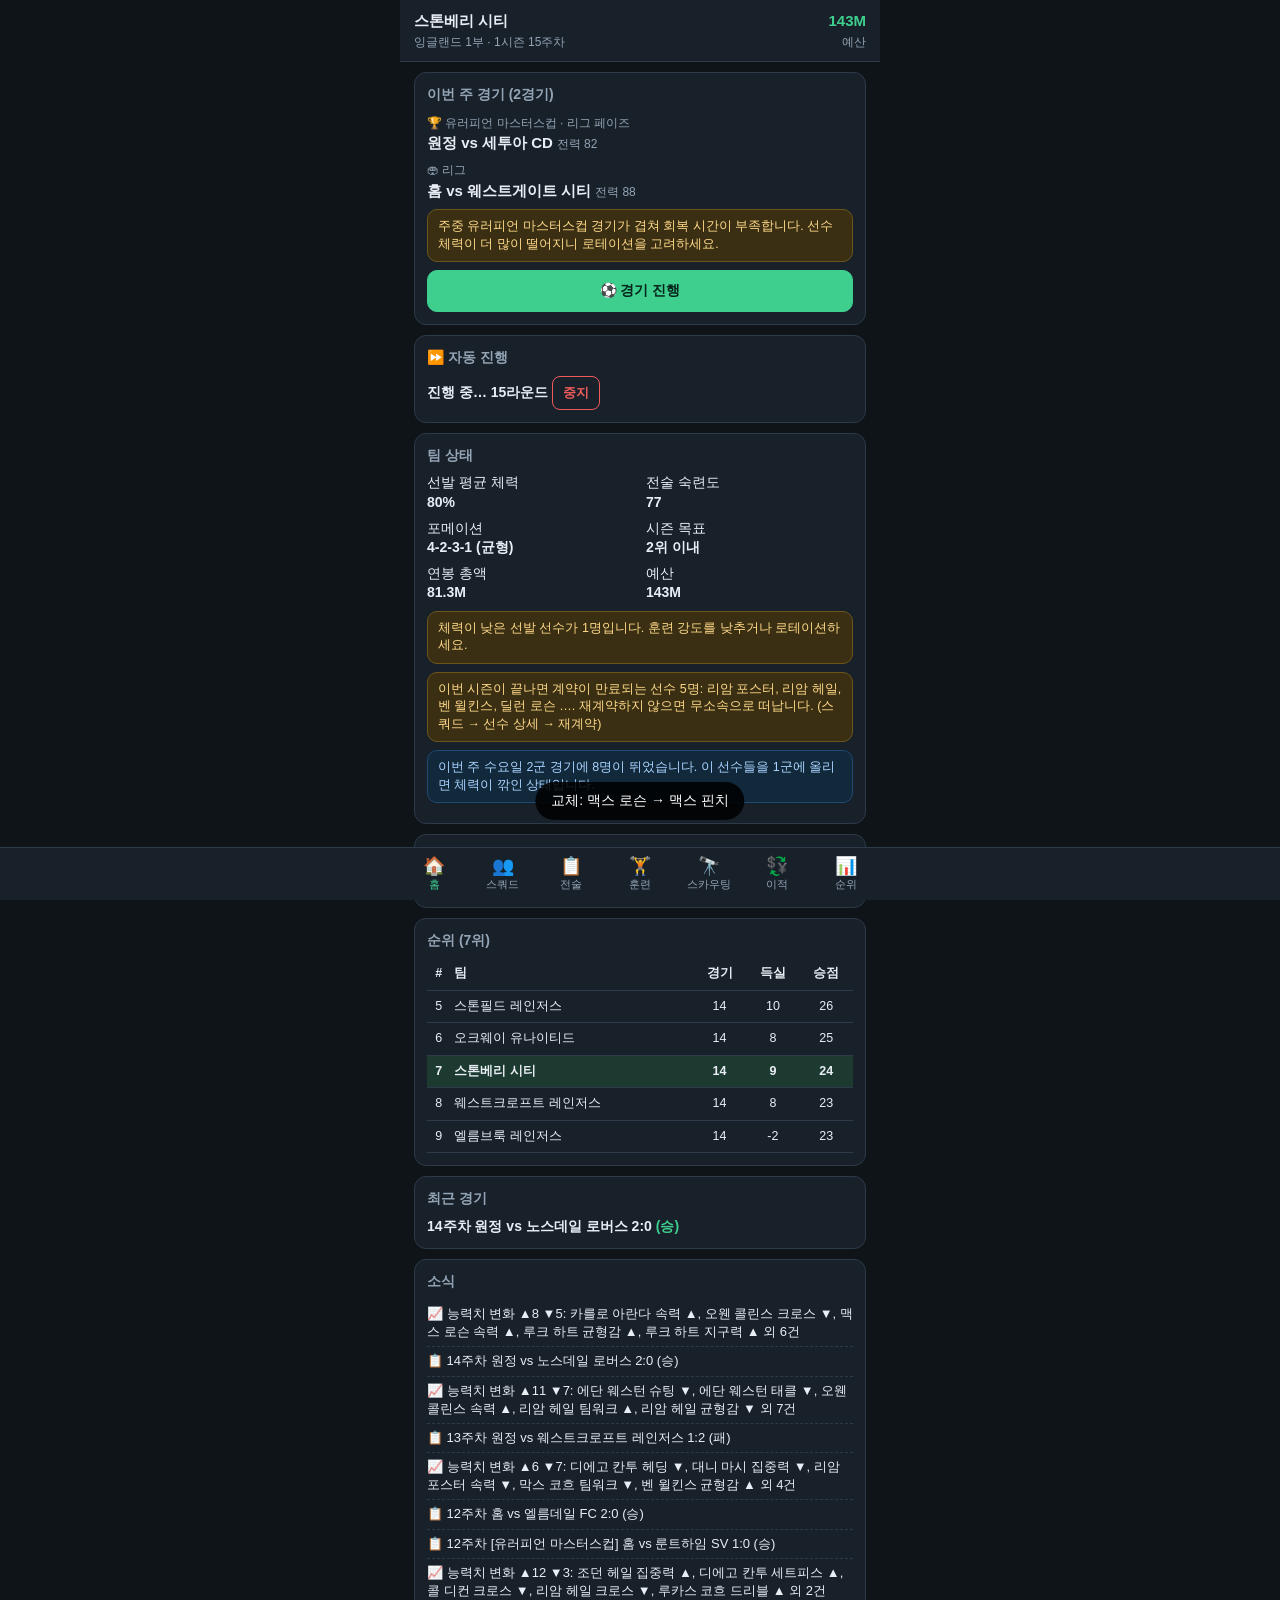
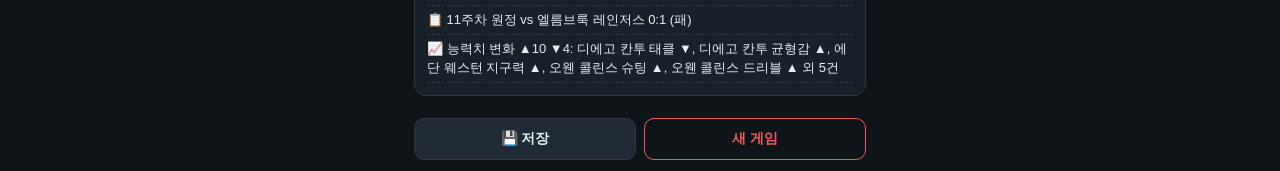
<file: test_season.html>
<!doctype html>
<html lang="ko"><head><meta charset="utf-8"><title>season test</title><link rel="stylesheet" href="style.css"></head>
<body>
<div id="app"></div><div id="toast"></div><pre id="out" style="white-space:pre-wrap;font-size:11px">running...</pre>
<script>window.addEventListener('error',e=>{document.getElementById('out').textContent='JSERR '+e.message+' @'+e.filename.split('/').pop()+':'+e.lineno;});</script>
<script src="engine.js"></script>
<script src="ui.js"></script>
<script>
/* 점검: 주중 2경기 선발 변경 버그, 자동 진행, 상금, 올해의 감독상, 시즌 기록(순위·득점·도움·베스트 일레븐) */
window.addEventListener('load', async () => {
  const out = []; const P = s => out.push(s);
  const click = sel => { const el = document.querySelector(sel); if (!el) throw new Error('없음: ' + sel); el.click(); };
  const has = sel => !!document.querySelector(sel);
  const fire = (el, v) => { el.value = v; el.dispatchEvent(new Event('change', { bubbles: true })); };
  const sleep = ms => new Promise(r => setTimeout(r, ms));
  window.confirm = () => true;
  const W = () => G.world(), txt = () => document.body.innerText;
  try {
    await sleep(50);
    fire(document.querySelector('[data-chg="startC"]'), 'ENG');
    const clTeam = W().cl.byC.ENG[0];
    document.querySelector('[data-act="pickteam"][data-id="' + clTeam + '"]').click();
    click('[data-act="startgame"]');
    const team = G.userTeam();
    click('[data-act="tab"][data-k="transfer"]'); click('[data-act="tend"]');
    // ---- 5. 마스터스컵이 낀 주: 첫 경기 후 선발을 바꾸면 남은 리그 경기에 반영되어야 함 ----
    while (G.userFixtures().length < 2) { click('[data-act="tab"][data-k="home"]'); click(has('[data-act="prematch"]') ? '[data-act="prematch"]' : '[data-act="skipweek"]'); while (has('[data-act="instant"]')) { click('[data-act="instant"]'); click('[data-act="finishmatch"]'); } }
    const wk = W().week;
    click('[data-act="tab"][data-k="home"]'); click('[data-act="prematch"]');
    P('2경기 주(' + wk + '주차) 첫 경기: ' + document.querySelector('.scoreb small').textContent);
    const lu0 = G.currentLineup(team, true).slice(), cd0 = W().P[lu0[5]].cd;
    click('[data-act="instant"]'); click('[data-act="finishmatch"]');
    P('첫 경기 후 바로 체력 반영: ' + Math.round(cd0) + '% → ' + Math.round(W().P[lu0[5]].cd) + '%');
    click('[data-act="exitmatch"]'); click('[data-act="tab"][data-k="squad"]');
    click('[data-act="lusel"][data-k="s"][data-i="5"]'); const bb = document.querySelector('[data-act="lusel"][data-k="b"]:not(.dis)'); const bid = +bb.dataset.id; bb.click();
    click('[data-act="tab"][data-k="home"]');
    P('홈: 첫 경기 완료 표시 ' + txt().includes('✅ 완료') + ' / 버튼 "남은 경기 진행" ' + txt().includes('남은 경기 진행'));
    click('[data-act="prematch"]');
    P('다시 진행하면 리그 경기로 이어짐: ' + document.querySelector('.scoreb small').textContent.includes('리그') + ' (마스터스컵으로 돌아가지 않음: ' + !document.querySelector('.scoreb small').textContent.includes('마스터스컵') + ')');
    click('[data-act="instant"]');
    const lr = S_res(), st = lr.sides[lr.userSide].played.filter(x => x.in === 0).map(x => x.id); P('바꾼 선발이 리그 경기 선발로 출전: ' + st.includes(bid) + ' / 빠진 선수는 선발 아님 ' + !st.includes(lu0[5]) + ' / 경기: ' + lr.kind);
    click('[data-act="finishmatch"]');
    P('주 진행: ' + wk + ' → ' + W().week + '주차 / 이번 주 결과 2건 기록 ' + (W().u.hist.filter(x => x.w === wk && x.s === W().season).length === 2));
    // ---- 4. 자동 진행 ----
    click('[data-act="tab"][data-k="home"]');
    P('자동 진행 카드: ' + txt().includes('자동 진행'));
    document.getElementById('autoTo').value = '15'; document.getElementById('autoWin').checked = false; document.getElementById('autoLu').checked = true;
    const t0 = performance.now(); click('[data-act="autorun"]');
    for (let k = 0; k < 400 && S_auto().run; k++) await sleep(20);
    P('15라운드까지 자동 진행: 현재 ' + W().week + '주차(=16) / 상태 ' + W().state + ' / ' + Math.round(performance.now() - t0) + 'ms');
    document.getElementById('autoTo').value = '30'; click('[data-act="autorun"]');
    for (let k = 0; k < 400 && S_auto().run; k++) await sleep(20);
    P('이적시장에서 멈춤(넘기기 끔): 상태 ' + W().state + ' 주 ' + W().week);
    document.getElementById('autoTo').value = '46'; document.getElementById('autoWin').checked = true; click('[data-act="autorun"]');
    for (let k = 0; k < 800 && S_auto().run; k++) await sleep(20);
    P('끝까지(이적시장 자동 넘김): 상태 ' + W().state);
    // ---- 1·2·3. 시즌 종료 ----
    const r = W().report;
    P('시즌 종료 화면: 감독상 ' + txt().includes('올해의 감독상') + ' / 상금 ' + txt().includes('이번 시즌 상금') + ' / 도움 ' + txt().includes('최고 도움자') + ' / 베스트 일레븐 ' + txt().includes('베스트 일레븐') + ' / 후보 7명 ' + txt().includes('후보 7명'));
    P('내 리그 감독상: ' + r.moy.mgr + ' (' + r.moy.tname + ', 예상 ' + r.moy.exp + '위 → ' + r.moy.rank + '위) / 우승팀이 아님 가능: 우승팀 ' + r.champ);
    const arc = W().archive[W().archive.length - 1];
    P('베스트 일레븐 ' + arc.best.xi.length + '명(' + arc.best.xi.map(x => x.pos).join('') + ') + 후보 ' + arc.best.subs.length + '명 / 득점 1위 ' + arc.topG[0].n + ' ' + arc.topG[0].g + '골 / 도움 1위 ' + arc.topA[0].n + ' ' + arc.topA[0].as + '도움');
    const aw = arc.awards, notChamp = aw.filter(a => a.rank > 1).length, over = aw.every(a => a.rank <= a.exp);
    P('24개 리그 감독상: 우승팀이 아닌 수상 ' + notChamp + '/24 / 모두 기대 이상(최종 ≤ 예상) ' + over);
    P('상금: 리그 ' + r.prize.league + 'M, 승격 ' + r.prize.promo + 'M, 마스터스컵 ' + r.prize.cl + 'M (예전 마스터스컵 최대 28M → 지금 ' + G.CL_PRIZE.champion + 'M+수당)');
    const bud0 = team.bud;
    click('[data-act="nextseason"]');
    P('정산: ' + JSON.stringify(W().u.fin) + ' / 예산 ' + bud0 + ' → ' + team.bud);
    const L1 = W().lg.ENG[0]; const pz = [0, 9, 19].map(k => G.leaguePrize({ cid: 'ENG', tier: 0 }, k, 20).prize); const pz4 = [0, 23].map(k => G.leaguePrize({ cid: 'ENG', tier: 3 }, k, 24).prize);
    P('리그 상금표(잉글랜드): 1부 1위/10위/20위 ' + pz.join('/') + 'M, 4부 1위/24위 ' + pz4.join('/') + 'M');
    click('[data-act="tab"][data-k="table"]'); click('[data-act="tsb"][data-k="hist"]');
    P('순위 탭 시즌 기록: 순위표 ' + txt().includes('최종 순위') + ' / 행 ' + document.querySelectorAll('#app table.tbl tr').length + ' / 베스트 일레븐 ' + txt().includes('베스트 일레븐') + ' / 리그별 우승팀 ' + txt().includes('리그별 우승팀'));
    P('SEASON OK');
  } catch (e) { P('ERROR: ' + e.message + '\n' + (e.stack || '')); }
  document.getElementById('out').textContent = out.join('\n');
  document.getElementById('app').style.display = 'none';
});
</script>
<script>
// 화면 상태(S)는 ui.js 내부라 직접 못 보므로, 마지막 경기 결과/자동 진행 상태를 화면과 데이터로 추정
function S_res() { return window.__lastRes; }
function S_auto() { return { run: !!document.querySelector('[data-act="autostop"]') }; }
</script>
</body></html>
</file>
<file: style.css>
:root {
  --bg: #0f1419; --panel: #18202a; --panel2: #1f2a36; --line: #2c3a49;
  --text: #e8eef4; --sub: #93a4b5; --acc: #3ecf8e; --acc2: #4aa3ff; --warn: #f0b429; --bad: #ef5b5b;
  --home: #3b82f6; --away: #ef4444;
}
* { box-sizing: border-box; -webkit-tap-highlight-color: transparent; }
html, body { margin: 0; background: var(--bg); color: var(--text); font-family: -apple-system, "Segoe UI", "Noto Sans KR", "Malgun Gothic", sans-serif; font-size: 14px; line-height: 1.4; }
#app { max-width: 480px; margin: 0 auto; min-height: 100vh; padding-bottom: 70px; }
button { font: inherit; color: inherit; cursor: pointer; }
select, input { font: inherit; color: var(--text); background: var(--panel2); border: 1px solid var(--line); border-radius: 8px; padding: 8px; min-height: 40px; width: 100%; }
h1, h2, h3 { margin: 0 0 8px; }
h2 { font-size: 16px; } h3 { font-size: 14px; color: var(--sub); font-weight: 600; }
small, .sub { color: var(--sub); font-size: 12px; }
.pad { padding: 12px 14px; }
.card { background: var(--panel); border: 1px solid var(--line); border-radius: 12px; padding: 12px; margin: 10px 14px; }
.row { display: flex; align-items: center; gap: 8px; }
.row.sp { justify-content: space-between; }
.grow { flex: 1; min-width: 0; }
.btn { background: var(--panel2); border: 1px solid var(--line); border-radius: 10px; padding: 10px 14px; min-height: 42px; font-weight: 600; }
.btn.pri { background: var(--acc); color: #06251a; border-color: var(--acc); }
.btn.blue { background: var(--acc2); color: #06203a; border-color: var(--acc2); }
.btn.danger { background: transparent; color: var(--bad); border-color: var(--bad); }
.btn.sm { min-height: 34px; padding: 6px 10px; font-size: 13px; border-radius: 8px; }
.btn.full { width: 100%; }
.btn[disabled] { opacity: .45; cursor: not-allowed; }
.topbar { position: sticky; top: 0; z-index: 20; background: var(--panel); border-bottom: 1px solid var(--line); padding: 10px 14px; }
.topbar b { font-size: 15px; }
.nav { position: fixed; bottom: 0; left: 0; right: 0; z-index: 30; background: var(--panel); border-top: 1px solid var(--line); display: flex; justify-content: center; padding-bottom: env(safe-area-inset-bottom); }
.nav-in { display: flex; width: 100%; max-width: 480px; }
.nav button { flex: 1; background: none; border: 0; padding: 8px 2px 7px; color: var(--sub); font-size: 11px; min-height: 52px; }
.nav button .ic { display: block; font-size: 18px; line-height: 1.1; }
.nav button.on { color: var(--acc); }
.tabs { display: flex; gap: 6px; padding: 10px 14px 0; overflow-x: auto; }
.tabs button { flex: none; background: var(--panel2); border: 1px solid var(--line); border-radius: 18px; padding: 7px 13px; font-size: 13px; color: var(--sub); }
.tabs button.on { background: var(--acc); color: #06251a; border-color: var(--acc); font-weight: 700; }
.badge { display: inline-block; min-width: 28px; text-align: center; padding: 1px 6px; border-radius: 6px; font-weight: 700; font-size: 12px; background: var(--panel2); }
.p-GK { background: #8a6d00; } .p-DF { background: #1f5f9e; } .p-MF { background: #1b7f55; } .p-FW { background: #a8382f; }
.bar { height: 6px; background: var(--panel2); border-radius: 4px; overflow: hidden; }
.bar > i { display: block; height: 100%; background: var(--acc); }
.bar.warn > i { background: var(--warn); } .bar.bad > i { background: var(--bad); }
.list .item { display: flex; align-items: center; gap: 8px; padding: 10px 14px; border-bottom: 1px solid var(--line); background: var(--panel); }
.list .item:active { background: var(--panel2); }
.list .item.on { background: #1d3a30; }
.stars { color: #ffd24a; letter-spacing: 1px; white-space: nowrap; }
.stars .off { color: #3a4452; }
.good { color: var(--acc); } .bad-t { color: var(--bad); } .warn-t { color: var(--warn); }
.seg { margin: 10px 0; }
.segh { display: flex; justify-content: space-between; margin-bottom: 5px; font-size: 13px; }
.segb { display: flex; gap: 5px; }
.segb button { flex: 1; min-height: 40px; background: var(--panel2); border: 1px solid var(--line); border-radius: 8px; color: var(--sub); font-weight: 700; }
.segb button.on { background: var(--acc2); color: #06203a; border-color: var(--acc2); }
.attr { display: grid; grid-template-columns: 78px 1fr 44px; gap: 8px; align-items: center; padding: 3px 0; font-size: 13px; }
.attr .v { text-align: right; font-weight: 700; }
.a-hi { color: var(--acc); } .a-mid { color: var(--acc2); } .a-lo { color: var(--sub); }
table.tbl { width: 100%; border-collapse: collapse; font-size: 12.5px; }
table.tbl th, table.tbl td { padding: 7px 4px; text-align: center; border-bottom: 1px solid var(--line); }
table.tbl td.l, table.tbl th.l { text-align: left; }
table.tbl tr.me td { background: #1d3a30; font-weight: 700; }
table.tbl tr.up td:first-child { box-shadow: inset 3px 0 var(--acc); }
table.tbl tr.dn td:first-child { box-shadow: inset 3px 0 var(--bad); }
.kv { display: grid; grid-template-columns: 1fr 1fr; gap: 6px 12px; }
.log div { padding: 5px 0; border-bottom: 1px dashed var(--line); font-size: 13px; }
.warnbox { background: #3a2f12; border: 1px solid #6b5518; color: #ffd98a; border-radius: 10px; padding: 8px 10px; margin: 8px 0; font-size: 12.5px; }
.infobox { background: #12283b; border: 1px solid #1d4a73; color: #a9d4ff; border-radius: 10px; padding: 8px 10px; margin: 8px 0; font-size: 12.5px; }
#toast { position: fixed; left: 50%; bottom: 80px; transform: translateX(-50%); background: #000d; color: #fff; padding: 9px 16px; border-radius: 20px; z-index: 99; opacity: 0; pointer-events: none; transition: opacity .25s; max-width: 90vw; text-align: center; }
#toast.show { opacity: 1; }

/* 경기 화면 */
.scoreb { text-align: center; padding: 10px 14px 4px; }
.scoreb .sc { font-size: 34px; font-weight: 800; letter-spacing: 2px; }
.scoreb .tn { font-size: 13px; font-weight: 700; }
.pitchwrap { padding: 6px 14px; }
.pitch { position: relative; width: 100%; max-width: 400px; margin: 0 auto; aspect-ratio: 8 / 12; background: #1c6b3a;
  background-image: linear-gradient(#0000 calc(100% - 1px), #ffffff22 0), linear-gradient(90deg, #0000 calc(100% - 1px), #ffffff22 0);
  background-size: 12.5% 8.3333%; border: 2px solid #e8f5ec55; border-radius: 6px; overflow: hidden; }
.pitch::before { content: ""; position: absolute; left: 0; right: 0; top: 50%; border-top: 2px solid #ffffff55; }
.pitch .box { position: absolute; left: 25%; width: 50%; height: 16.66%; border: 2px solid #ffffff44; }
.pitch .box.t { top: 0; border-top: 0; } .pitch .box.b { bottom: 0; border-bottom: 0; }
.tok { position: absolute; width: 12.5%; height: 8.3333%; display: flex; align-items: center; justify-content: center; transition: left .45s ease, top .45s ease; z-index: 2; }
.tok i { width: 74%; aspect-ratio: 1; border-radius: 50%; display: flex; align-items: center; justify-content: center; font-style: normal; font-size: 10px; font-weight: 800; color: #fff; border: 2px solid #ffffffaa; }
.tok.gk i { border-color: #ffd24a; }
.tok.has i { box-shadow: 0 0 0 2px #fff, 0 0 8px 2px #fff8; }
.ballc { position: absolute; width: 12.5%; height: 8.3333%; transition: left .35s ease, top .35s ease; z-index: 3; display: flex; align-items: center; justify-content: center; font-size: 15px; pointer-events: none; text-shadow: 0 1px 2px #000; }
.ballhl { position: absolute; width: 12.5%; height: 8.3333%; transition: left .35s ease, top .35s ease; background: #ffffff30; z-index: 1; }
.mctl { display: flex; gap: 6px; padding: 8px 14px; }
.mctl button { flex: 1; }
.evlog { max-height: 190px; overflow-y: auto; font-size: 13px; }
.evlog div { padding: 4px 0; border-bottom: 1px dashed var(--line); }
.evlog .goal { color: var(--acc); font-weight: 700; }
.stat { display: grid; grid-template-columns: 1fr auto 1fr; gap: 6px; text-align: center; padding: 3px 0; font-size: 13px; }
.stat b { color: var(--sub); font-weight: 600; }
.cmp { display: flex; justify-content: space-between; font-size: 13px; padding: 3px 0; }
.chip { display: inline-block; padding: 2px 8px; border-radius: 10px; background: var(--panel2); font-size: 12px; margin: 2px 2px 0 0; color: var(--sub); }
.hero { padding: 18px 14px 6px; }
.hero h1 { font-size: 22px; }
.tst { position: absolute; left: 18%; right: 18%; bottom: 3%; height: 4px; background: #000a; border-radius: 2px; display: block; overflow: hidden; }
.tst u { display: block; height: 100%; width: 100%; background: #3ecf8e; text-decoration: none; transition: width .3s; }
.item.dis { opacity: .55; }
.nav button { font-size: 10.5px; }
.card > .item { padding: 10px 12px; }
/* 능력치 변화 화살표 (오르면 초록 ▲, 내리면 빨강 ▼) */
.up { color: var(--acc); font-size: 11px; margin-left: 2px; }
.dn { color: var(--bad); font-size: 11px; margin-left: 2px; }
/* 스쿼드 목록의 분류별 능력치 */
.avs { display: flex; flex-wrap: wrap; gap: 2px 10px; margin-top: 4px; }
.av { font-size: 12.5px; white-space: nowrap; }
.av small { font-size: 11px; }
</file>
